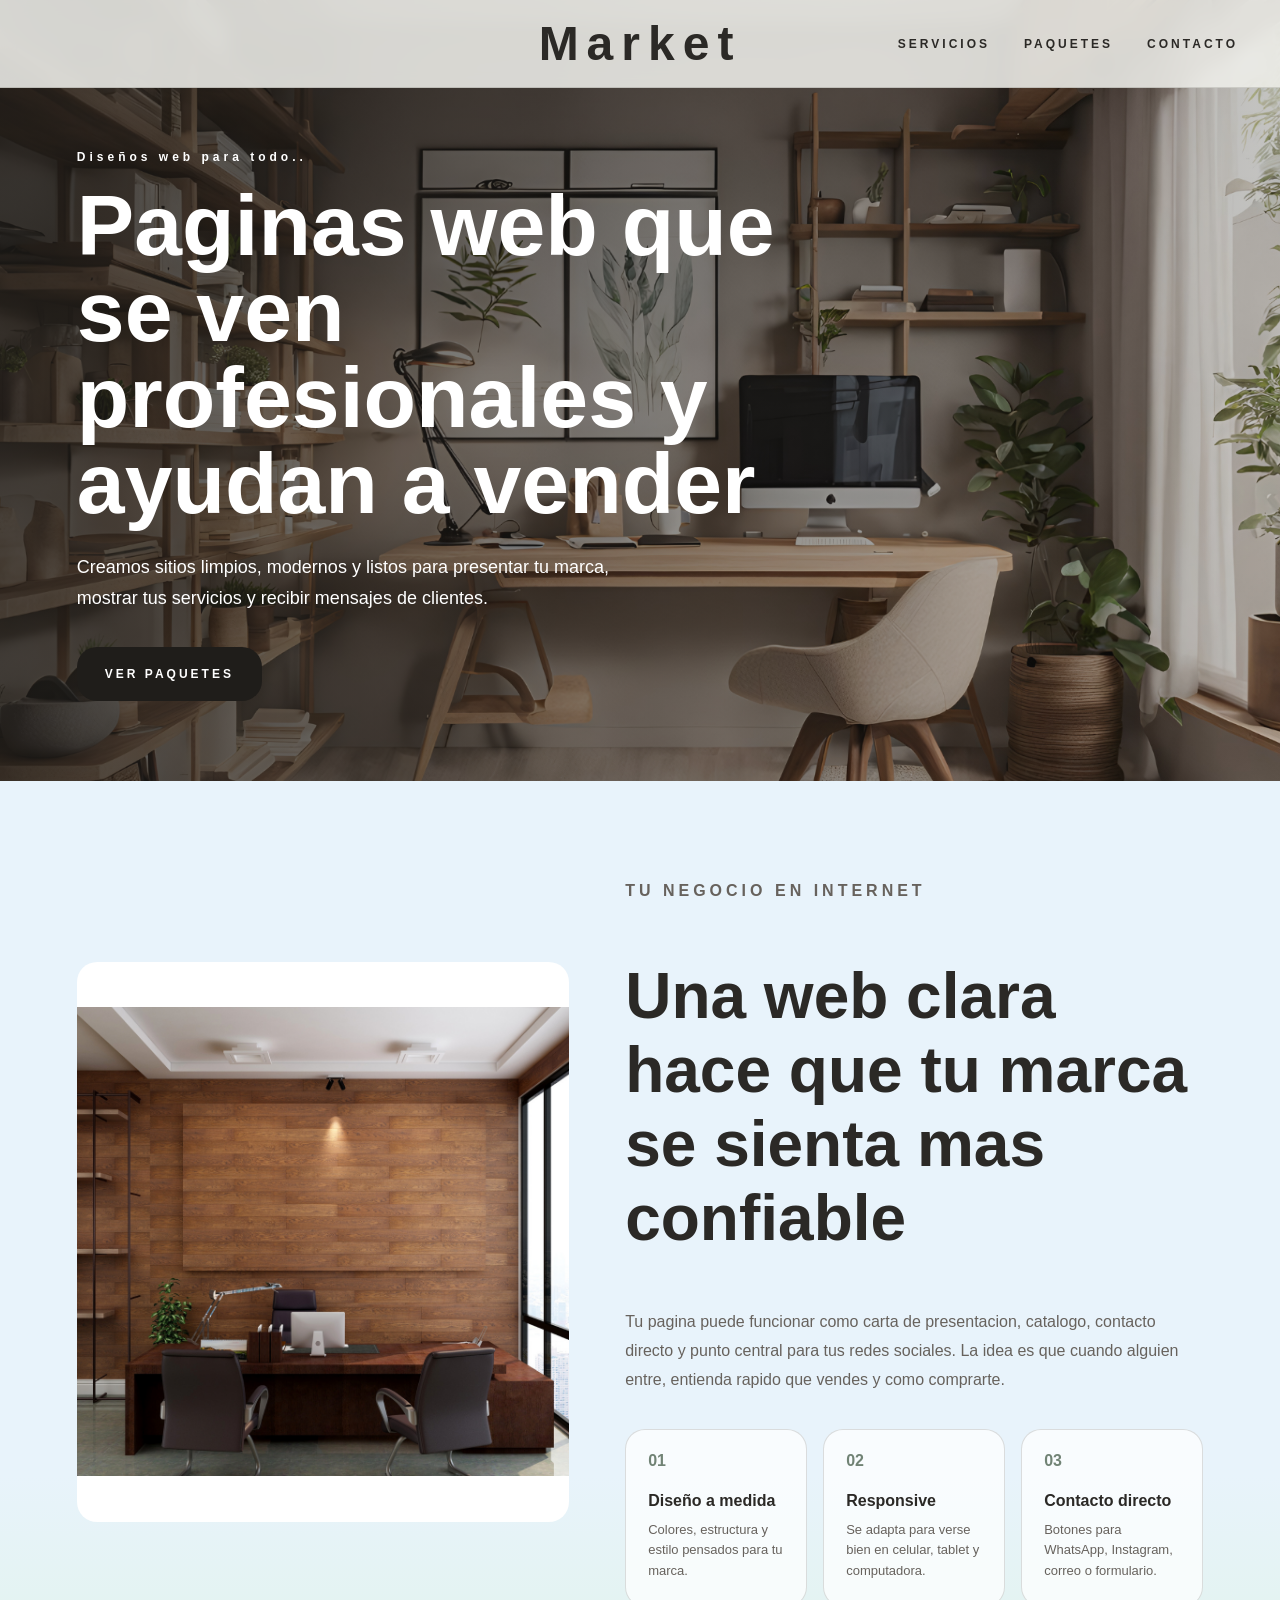
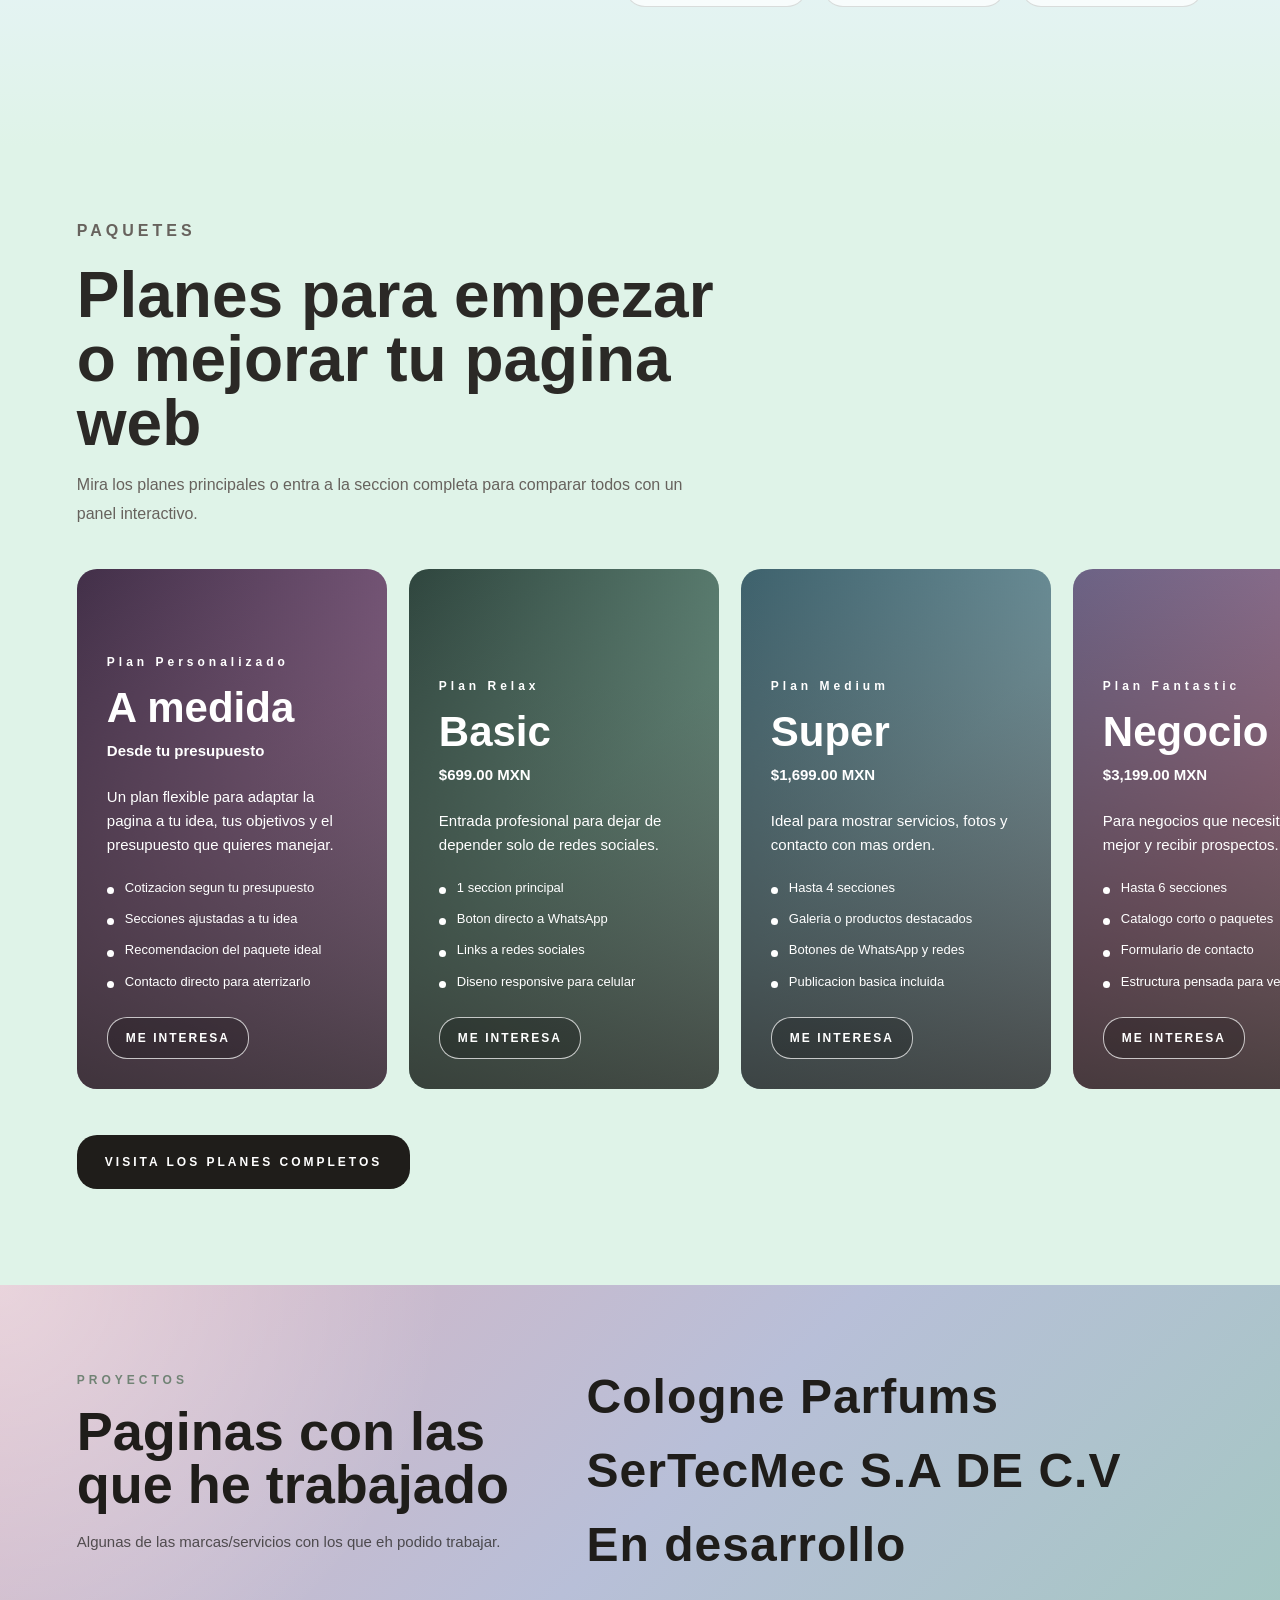
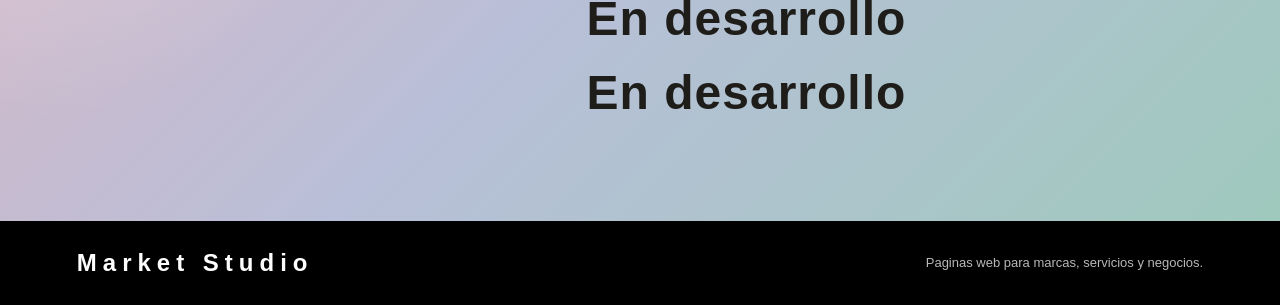
<file: index.html>
<!DOCTYPE html>
<html lang="es">
<head>
  <meta charset="UTF-8" />
  <meta name="viewport" content="width=device-width, initial-scale=1.0" />
  <meta http-equiv="refresh" content="0; url=data_html/index.html" />
  <title>Market Studio</title>
</head>
<body>
  <p>
    Redirigiendo a
    <a href="data_html/index.html">Market Studio</a>.
  </p>
</body>
</html>
</file>
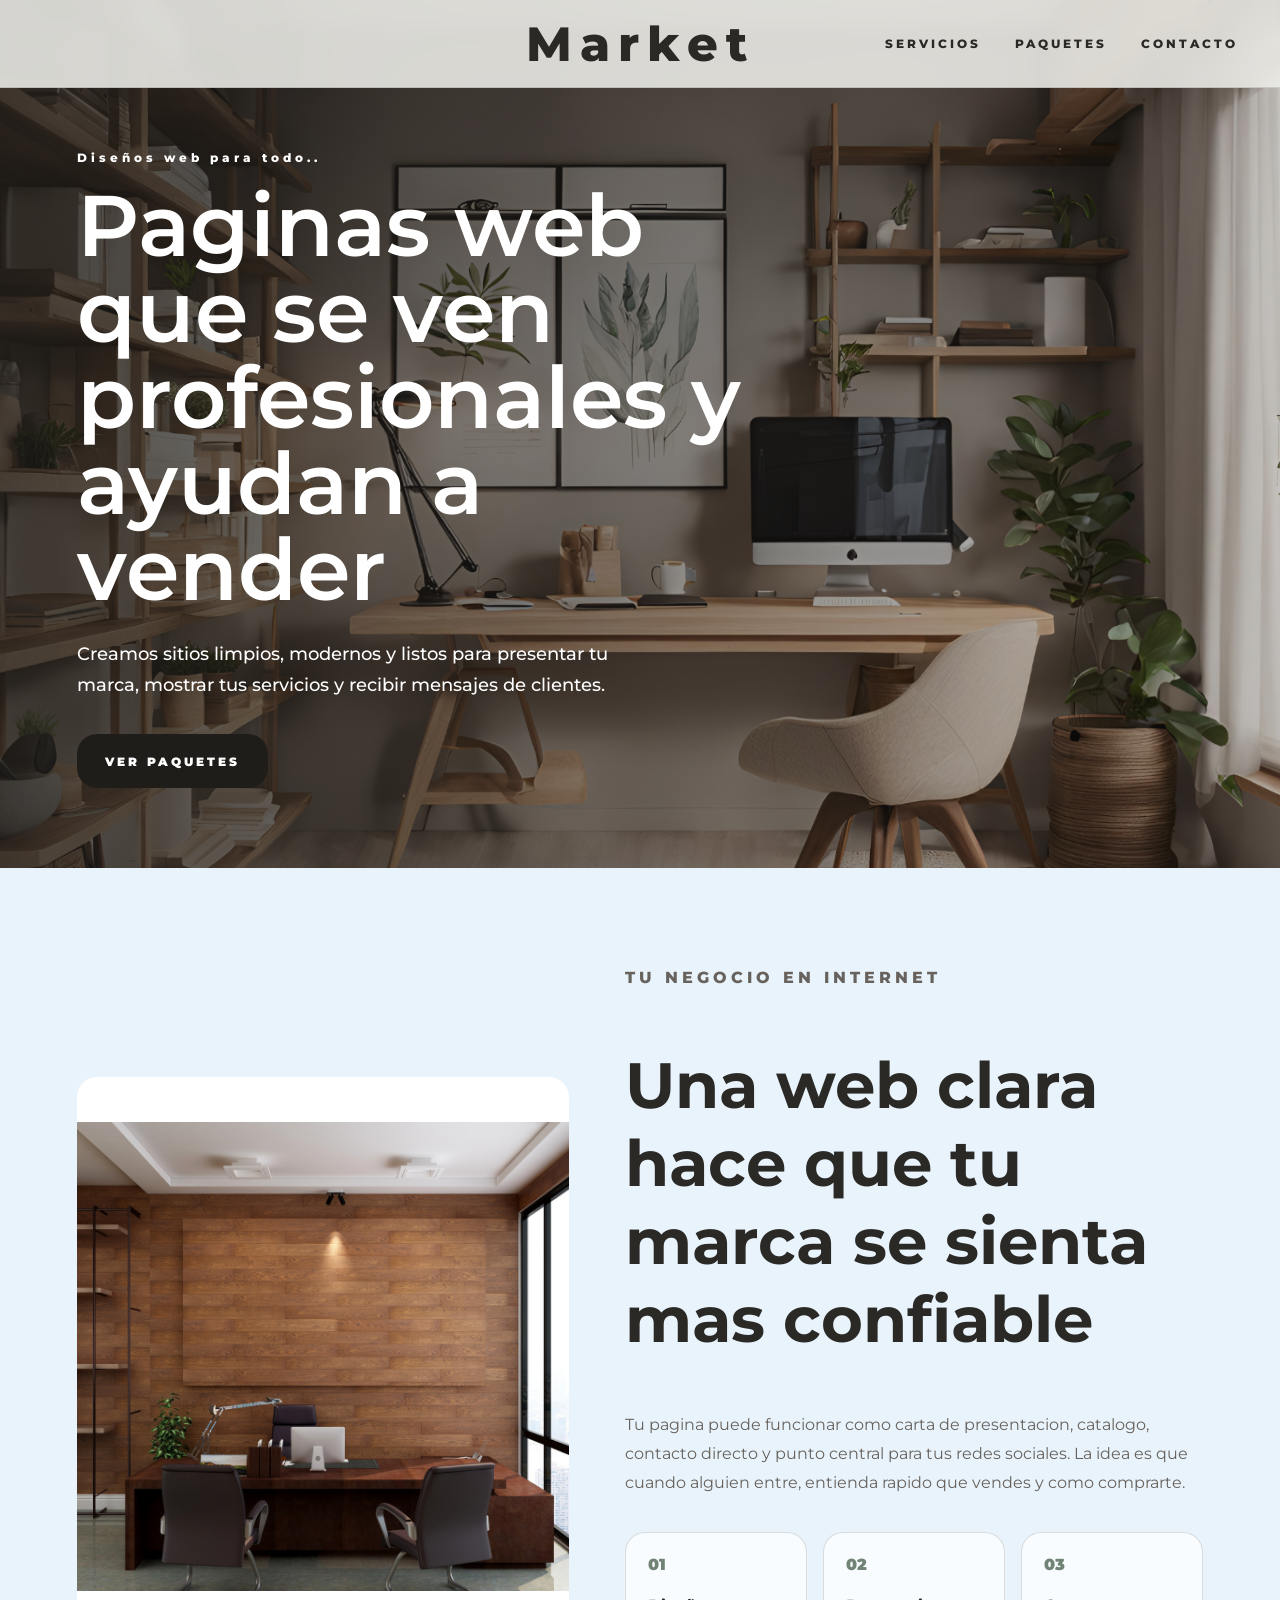
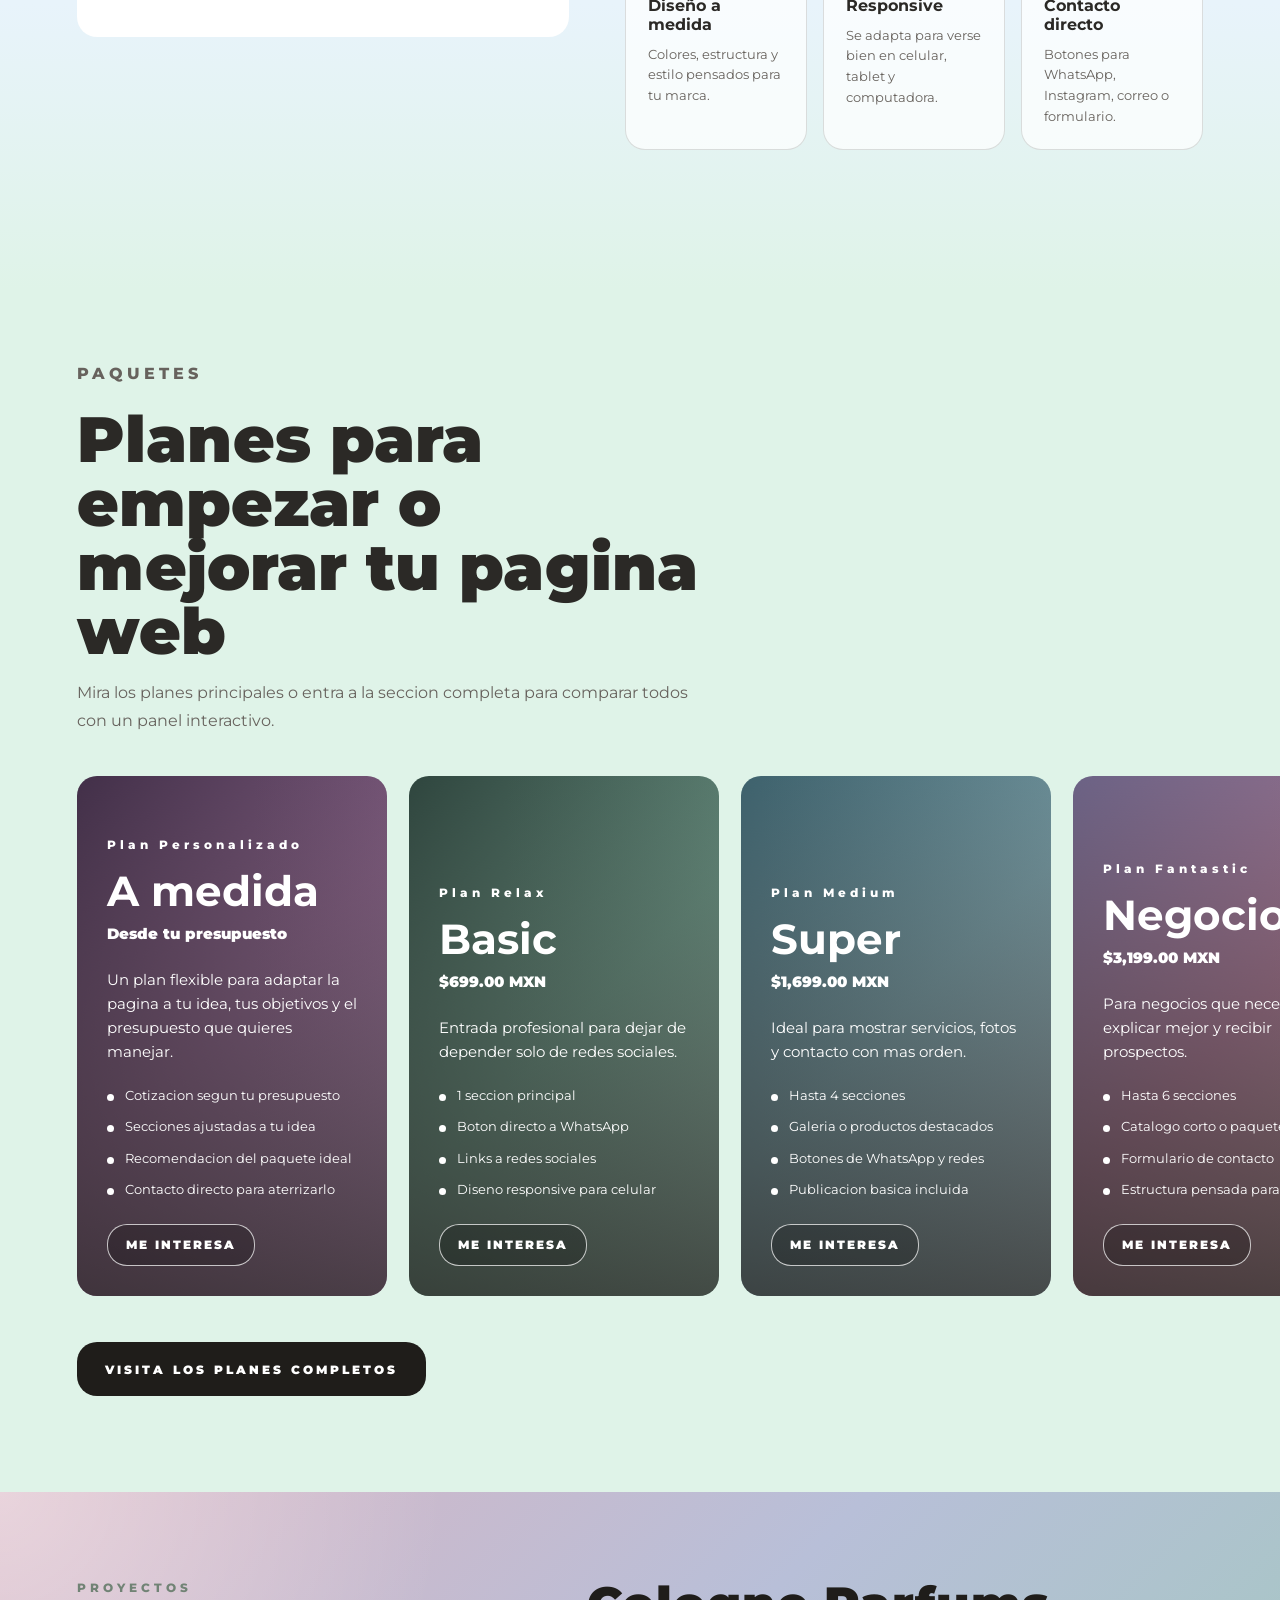
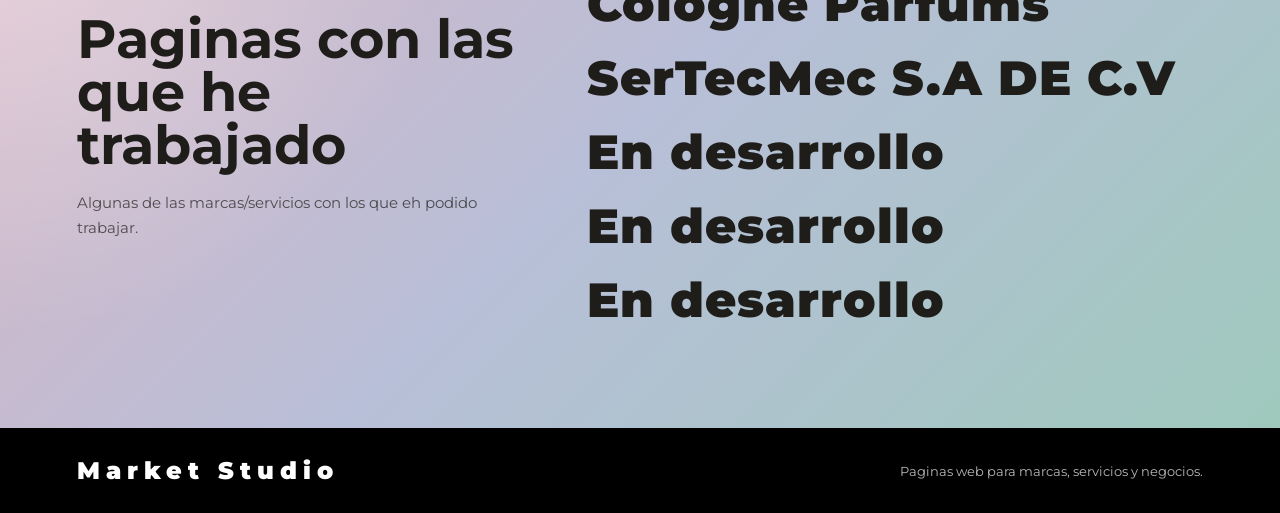
<file: data_html/index.html>
<!DOCTYPE html>
<html lang="es">
<head>
  <meta charset="UTF-8" />
  <meta name="viewport" content="width=device-width, initial-scale=1.0" />
  <title>Market studio</title>
<link rel="preconnect" href="https://fonts.googleapis.com">
<link rel="preconnect" href="https://fonts.gstatic.com" crossorigin>
<link href="https://fonts.googleapis.com/css2?family=Archivo+Black&family=Bentham&family=Cinzel:wght@400..900&family=Fascinate+Inline&family=Kablammo&family=Monoton&family=Montserrat:ital,wght@0,100..900;1,100..900&family=Nosifer&family=Quattrocento:wght@400;700&family=Vast+Shadow&display=swap" rel="stylesheet">
  <link rel="stylesheet" href="../data_css/styles.css" />
</head>
<body>
  <header class="site-header">
    <a class="brand" href="#inicio">Market</a>
    <nav class="nav-links" aria-label="Navegacion principal">
      <a href="#servicios">SERVICIOS</a>
      <a href="#paquetes">PAQUETES</a>
      <a href="../data_html/contacto.html">CONTACTO</a>
    </nav>
  </header>

  <main>
    <section class="hero-section" id="inicio">
      <div class="hero-overlay"></div>
      <div class="hero-content">
        <p class="eyebrow">Diseños web para todo..</p>
        <h1>Paginas web que se ven profesionales y ayudan a vender</h1>
        <p class="hero-text">
          Creamos sitios limpios, modernos y listos para presentar tu marca,
          mostrar tus servicios y recibir mensajes de clientes.
        </p>
        <a class="primary-button" href="../data_html/planes_completos.html">VER PAQUETES</a>
      </div>
    </section>

    <section class="intro-section" id="servicios">
      <div class="intro-image" role="img" aria-label="Vista previa de una pagina web profesional"></div>

      <div class="intro-info">
        <p class="section-kicker">TU NEGOCIO EN INTERNET</p>
        <h2>Una web clara hace que tu marca se sienta mas confiable</h2>
        <p>
          Tu pagina puede funcionar como carta de presentacion, catalogo,
          contacto directo y punto central para tus redes sociales. La idea es
          que cuando alguien entre, entienda rapido que vendes y como comprarte.
        </p>

        <div class="feature-grid">
          <article>
            <span>01</span>
            <h3>Diseño a medida</h3>
            <p>Colores, estructura y estilo pensados para tu marca.</p>
          </article>

          <article>
            <span>02</span>
            <h3>Responsive</h3>
            <p>Se adapta para verse bien en celular, tablet y computadora.</p>
          </article>

          <article>
            <span>03</span>
            <h3>Contacto directo</h3>
            <p>Botones para WhatsApp, Instagram, correo o formulario.</p>
          </article>
        </div>
      </div>
    </section>

    <section class="packages-section" id="paquetes">
      <div class="section-heading">
        <p class="section-kicker">PAQUETES</p>
        <h2>Planes para empezar o mejorar tu pagina web</h2>
        <p>
          Mira los planes principales o entra a la seccion completa para comparar
          todos con un panel interactivo.
        </p>
      </div>

      <div class="product-carousel" aria-label="Carrusel de paquetes web">
        <article class="product-card product-custom">
          <div class="product-content">
            <p class="product-tag">Plan Personalizado</p>
            <h3>A medida</h3>
            <p class="plan-price">Desde tu presupuesto</p>
            <p>Un plan flexible para adaptar la pagina a tu idea, tus objetivos y el presupuesto que quieres manejar.</p>
            <ul class="plan-list">
              <li>Cotizacion segun tu presupuesto</li>
              <li>Secciones ajustadas a tu idea</li>
              <li>Recomendacion del paquete ideal</li>
              <li>Contacto directo para aterrizarlo</li>
            </ul>
            <a class="interest-button" href="https://wa.me/526691552885?text=Hola%2C%20me%20interesa%20un%20plan%20personalizado%20segun%20mi%20idea%20y%20presupuesto" target="_blank" rel="noopener">
              ME INTERESA
            </a>
          </div>
        </article>

        <article class="product-card product-one">
          <div class="product-content">
            <p class="product-tag">Plan Relax</p>
            <h3>Basic</h3>
            <p class="plan-price">$699.00 MXN</p>
            <p>Entrada profesional para dejar de depender solo de redes sociales.</p>
            <ul class="plan-list">
              <li>1 seccion principal</li>
              <li>Boton directo a WhatsApp</li>
              <li>Links a redes sociales</li>
              <li>Diseno responsive para celular</li>
            </ul>
            <a class="interest-button" href="https://wa.me/526691552885?text=Hola%2C%20me%20intereso%20el%20paquete%3A%20Plan%20Relax" target="_blank" rel="noopener">
              ME INTERESA
            </a>
          </div>
        </article>

        <article class="product-card product-two">
          <div class="product-content">
            <p class="product-tag">Plan Medium</p>
            <h3>Super</h3>
            <p class="plan-price">$1,699.00 MXN</p>
            <p>Ideal para mostrar servicios, fotos y contacto con mas orden.</p>
            <ul class="plan-list">
              <li>Hasta 4 secciones</li>
              <li>Galeria o productos destacados</li>
              <li>Botones de WhatsApp y redes</li>
              <li>Publicacion basica incluida</li>
            </ul>
            <a class="interest-button" href="https://wa.me/526691552885?text=Hola%2C%20me%20intereso%20el%20paquete%3A%20Plan%20Medium" target="_blank" rel="noopener">
              ME INTERESA
            </a>
          </div>
        </article>

        <article class="product-card product-three">
          <div class="product-content">
            <p class="product-tag">Plan Fantastic</p>
            <h3>Negocio</h3>
            <p class="plan-price">$3,199.00 MXN</p>
            <p>Para negocios que necesitan explicar mejor y recibir prospectos.</p>
            <ul class="plan-list">
              <li>Hasta 6 secciones</li>
              <li>Catalogo corto o paquetes</li>
              <li>Formulario de contacto</li>
              <li>Estructura pensada para vender</li>
            </ul>
            <a class="interest-button" href="https://wa.me/526691552885?text=Hola%2C%20me%20intereso%20el%20paquete%3A%20Plan%20Fantastic" target="_blank" rel="noopener">
              ME INTERESA
            </a>
          </div>
        </article>

        <article class="product-card product-four">
          <div class="product-content">
            <p class="product-tag">Plan So Crazy</p>
            <h3>Pro</h3>
            <p class="plan-price">$4,999.00 MXN</p>
            <p>Una web pro con dominio, mas secciones y funciones para crecer.</p>
            <ul class="plan-list">
              <li>Dominio personalizado</li>
              <li>Hasta 8 secciones</li>
              <li>Animaciones suaves</li>
              <li>Formularios conectados a correo</li>
              <li>3 semanas de cambios incluidos</li>
            </ul>
            <a class="interest-button" href="https://wa.me/526691552885?text=Hola%2C%20me%20intereso%20el%20paquete%3A%20Plan%20So%20Crazy" target="_blank" rel="noopener">
              ME INTERESA
            </a>
          </div>
        </article>
      </div>

      <a class="all-plans-button" href="../data_html/planes_completos.html">VISITA LOS PLANES COMPLETOS</a>
    </section>

    <section class="worked-section" aria-labelledby="workedTitle">
      <div class="worked-heading">
        <p class="section-kicker">PROYECTOS</p>
        <h2 id="workedTitle">Paginas con las que he trabajado</h2>
        <p>
          Algunas de las marcas/servicios con los que eh podido trabajar.
        </p>
      </div>

      <div class="worked-links" aria-label="Paginas trabajadas">
        <a class="worked-link" href="https://sd7zhw74ry-del.github.io/cologne_parfums/index.html" target="_blank" rel="noopener">Cologne Parfums</a>
        <a class="worked-link" href="https://sertemec.mx">SerTecMec S.A DE C.V</a>
        <a class="worked-link" href="#" tarjet="blank" rel="noopener">En desarrollo</a>
        <a class="worked-link" href="#" target="_blank" rel="noopener">En desarrollo</a>
        <a class="worked-link" href="#" target="_blank" rel="noopener">En desarrollo</a>
      </div>
    </section>
  </main>

  <footer class="site-footer">
    <p>Market Studio</p>
    <span>Paginas web para marcas, servicios y negocios.</span>
  </footer>
</body>
</html>
</file>
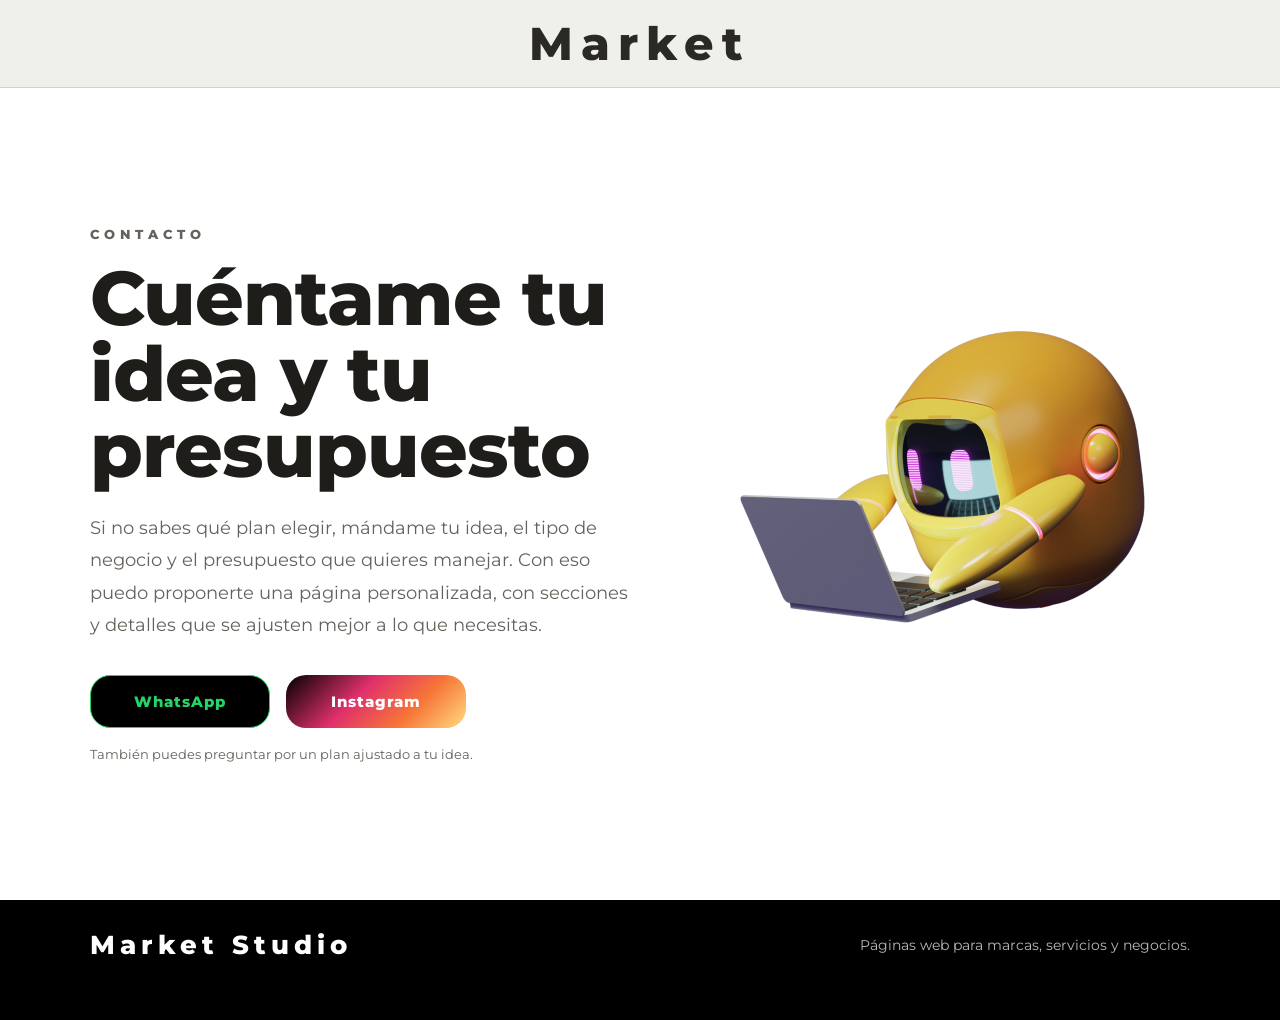
<file: data_html/contacto.html>
<!DOCTYPE html>
<html lang="es">
<head>
  <meta charset="UTF-8" />
  <meta name="viewport" content="width=device-width, initial-scale=1.0" />
  <title>Market Studio | Contacto</title>

  <link rel="preconnect" href="https://fonts.googleapis.com">
  <link rel="preconnect" href="https://fonts.gstatic.com" crossorigin>
  <link href="https://fonts.googleapis.com/css2?family=Montserrat:wght@400;500;600;700;800&display=swap" rel="stylesheet">

  <link rel="stylesheet" href="../data_css/contacto.css" />
</head>

<body>

  <header class="site-header">
    <a class="brand" href="../data_html/index.html">Market</a>
  </header>

  <main>
    <section class="contact-section" id="contacto">

      <div class="contact-copy">
        <p class="section-kicker">CONTACTO</p>

        <h1>Cuéntame tu idea y tu presupuesto</h1>

        <p class="contact-text">
          Si no sabes qué plan elegir, mándame tu idea, el tipo de negocio y el
          presupuesto que quieres manejar. Con eso puedo proponerte una página
          personalizada, con secciones y detalles que se ajusten mejor a lo que
          necesitas.
        </p>

        <div class="contact-buttons">
          <a 
            class="contact-button whatsapp" 
            href="https://wa.me/526691552885?text=Hola%2C%20me%20interesa%20una%20pagina%20web%20personalizada%20segun%20mi%20idea%20y%20presupuesto" 
            target="_blank" 
            rel="noopener">
            WhatsApp
          </a>

          <a 
            class="contact-button instagram" 
            href="https://www.instagram.com/market.dv/" 
            target="_blank" 
            rel="noopener">
            Instagram
          </a>
        </div>

        <p class="small-text">También puedes preguntar por un plan ajustado a tu idea.</p>
      </div>

      <div class="contact-image">
        <img src="../assets/contacto.png" alt="Contacto Market Studio">
      </div>

    </section>
  </main>

  <footer class="site-footer">
    <p>Market Studio</p>
    <span>Páginas web para marcas, servicios y negocios.</span>
  </footer>

</body>
</html>
</file>
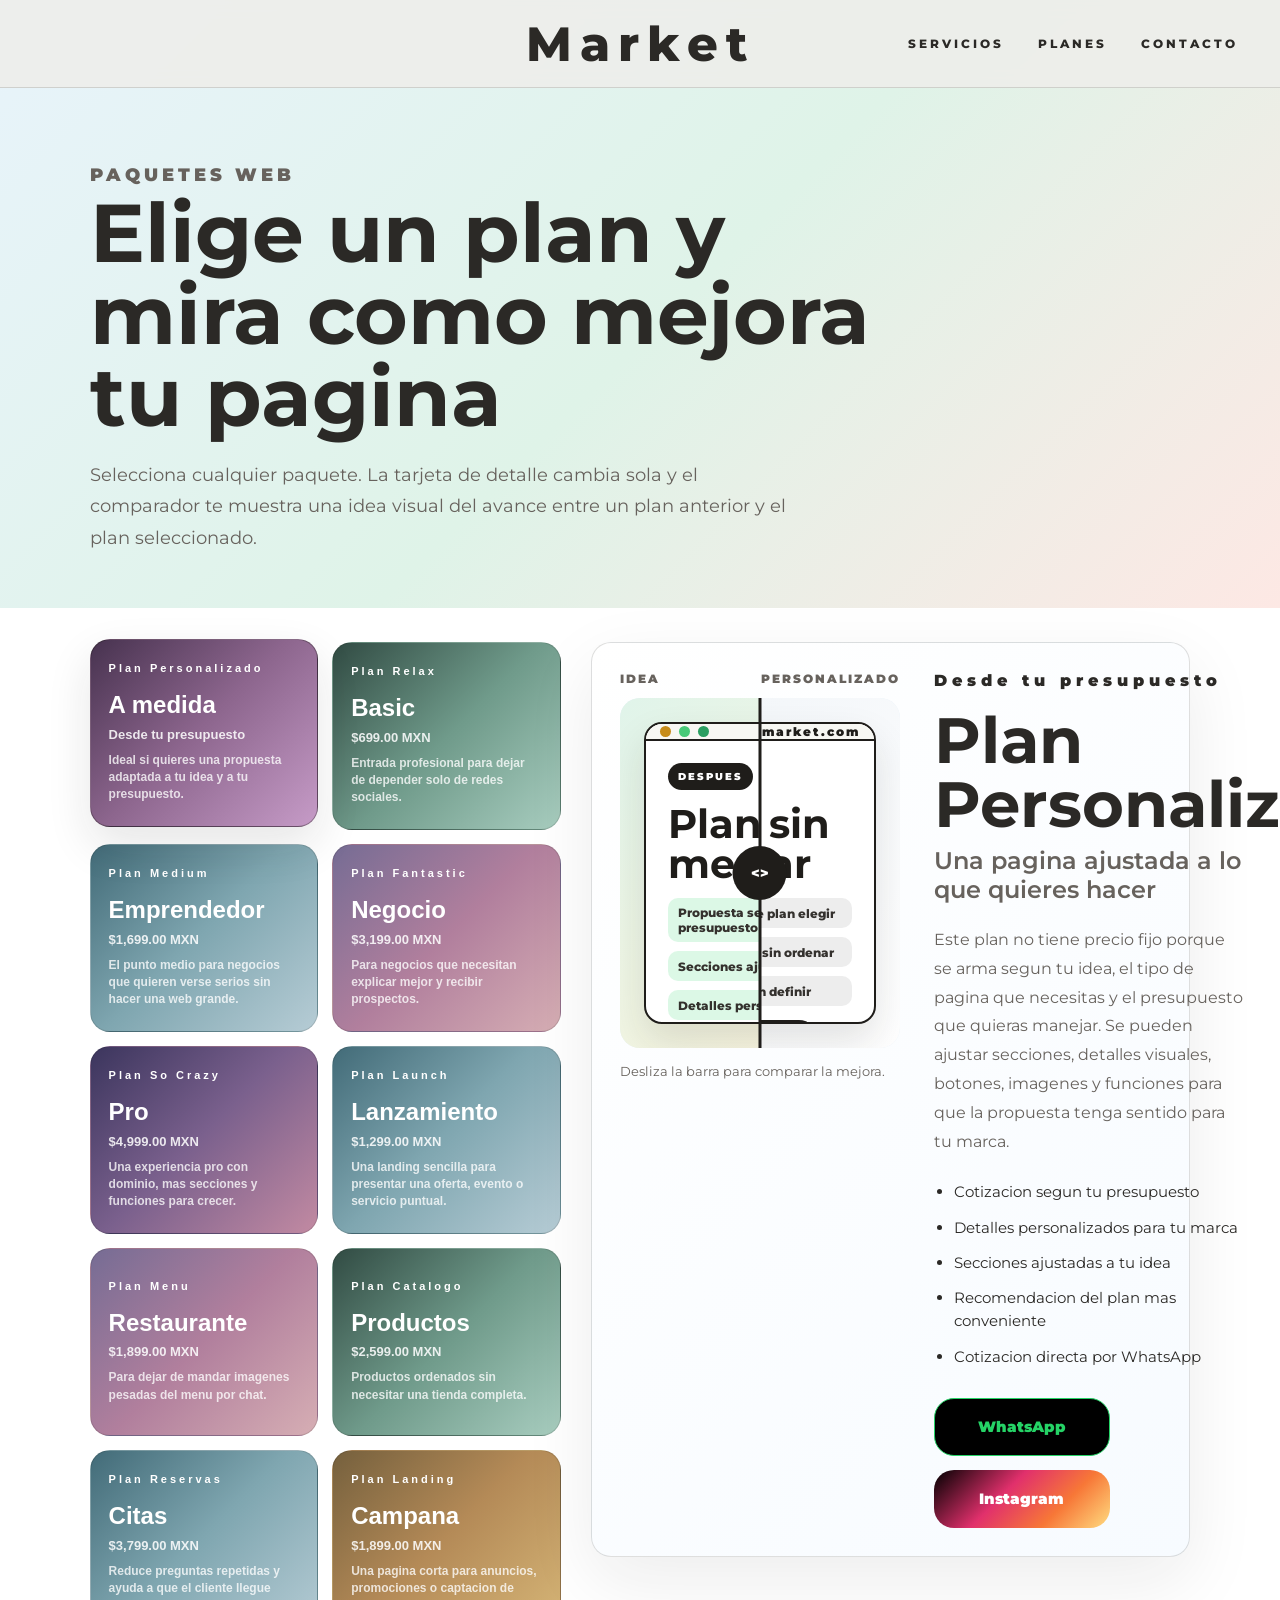
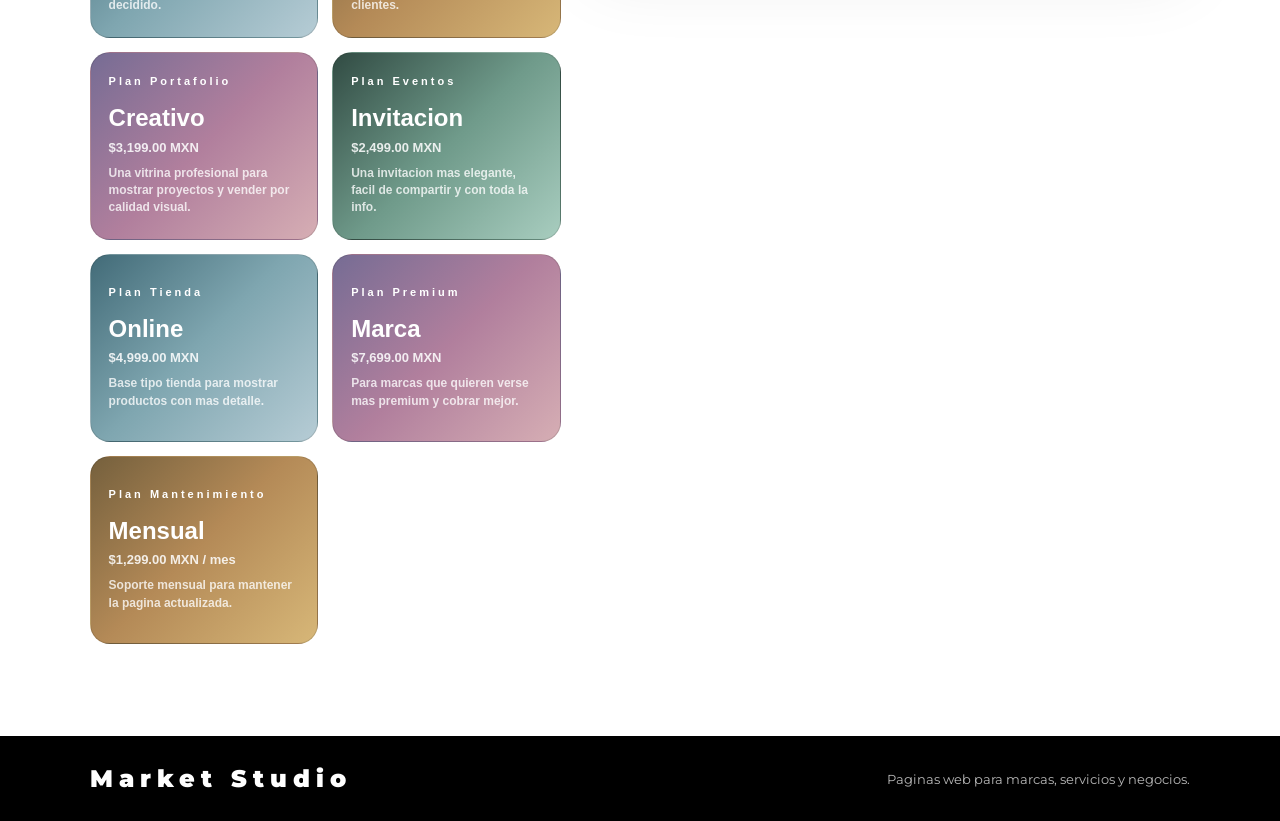
<file: data_html/planes_completos.html>
<!DOCTYPE html>
<html lang="es">
<head>
  <meta charset="UTF-8" />
  <meta name="viewport" content="width=device-width, initial-scale=1.0" />
  <title>Market Studio | Planes completos</title>
  <link rel="preconnect" href="https://fonts.googleapis.com">
  <link rel="preconnect" href="https://fonts.gstatic.com" crossorigin>
  <link href="https://fonts.googleapis.com/css2?family=Montserrat:wght@400;500;600;700;800;900&display=swap" rel="stylesheet">
  <link rel="stylesheet" href="../data_css/planes_completos.css" />
</head>

<body>
  <header class="site-header">
    <a class="brand" href="../data_html/index.html">Market</a>
    <nav class="nav-links" aria-label="Navegacion principal">
      <a href="../data_html/index.html#servicios">SERVICIOS</a>
      <a href="#planes">PLANES</a>
      <a href="../data_html/contacto.html">CONTACTO</a>
    </nav>
  </header>

  <main>
    <section class="plans-hero">
      <p class="section-kicker">PAQUETES WEB</p>
      <h1>Elige un plan y mira como mejora tu pagina</h1>
      <p>
        Selecciona cualquier paquete. La tarjeta de detalle cambia sola y el
        comparador te muestra una idea visual del avance entre un plan anterior
        y el plan seleccionado.
      </p>
    </section>

    <section class="plans-section" id="planes">
      <div class="plans-grid" id="plansGrid" aria-label="Lista de planes"></div>

      <article class="checkout-panel" aria-live="polite">
        <div class="compare-card" style="--position: 50%;">
          <div class="compare-top">
            <span id="beforeLabel">Antes</span>
            <span id="afterLabel">Despues</span>
          </div>

          <div class="compare-slider" id="compareSlider">
            <div class="compare-mock compare-before" id="beforeMock"></div>
            <div class="compare-after-wrap" id="afterWrap">
              <div class="compare-mock compare-after" id="afterMock"></div>
            </div>
            <div class="compare-line"></div>
            <input id="compareRange" type="range" min="0" max="100" value="50" aria-label="Comparar plan anterior y plan seleccionado">
          </div>

          <p class="compare-hint">Desliza la barra para comparar la mejora.</p>
        </div>

        <div class="detail-content">
          <p class="detail-price" id="detailPrice">$599 MXN</p>
          <h2 id="detailTitle">Plan Relax</h2>
          <h3 id="detailSubtitle">Una pagina sencilla para empezar</h3>
          <p class="detail-text" id="detailText"></p>
          <ul class="detail-list" id="detailList"></ul>

          <div class="detail-actions">
            <a class="detail-button whatsapp" id="whatsappLink" href="#" target="_blank" rel="noopener">WhatsApp</a>
            <a class="detail-button instagram" href="https://www.instagram.com/market.dv/" target="_blank" rel="noopener">Instagram</a>
          </div>
        </div>
      </article>
    </section>
  </main>

  <footer class="site-footer">
    <p>Market Studio</p>
    <span>Paginas web para marcas, servicios y negocios.</span>
  </footer>

  <script src="../data_js/planes_completos.js"></script>
</body>
</html>
</file>
<file: data_css/styles.css>
:root {
  --dark: #1f1d1a;
  --ink: #2b2926;
  --muted: #67625d;
  --paper: #ffffff;
  --cream: #f7f2ea;
  --green: #dff3e8;
  --blue: #e8f3fb;
  --red: #fde8e4;
  --line: rgba(31, 29, 26, 0.14);
  --white: #ffffff;
}

* {
  box-sizing: border-box;
}

html {
  scroll-behavior: smooth;
}

body {
  margin: 0;
  color: var(--ink);
  background: var(--paper);
  font-family: "Montserrat", sans-serif;
}

a {
  color: inherit;
  text-decoration: none;
}

.site-header {
  position: fixed;
  top: 0;
  left: 0;
  z-index: 1000;
  width: 100%;
  height: 88px;
  display: flex;
  align-items: center;
  justify-content: flex-end;
  padding: 0 42px;
  background: rgba(238, 238, 234, 0.88);
  border-bottom: 1px solid var(--line);
  backdrop-filter: blur(8px);
}

.brand {
  position: absolute;
  left: 50%;
  transform: translateX(-50%);
  font-size: 48px;
  font-weight: 800;
  letter-spacing: 8px;
}

.nav-links {
  display: flex;
  align-items: center;
  gap: 34px;
  font-size: 12px;
  font-weight: 800;
  letter-spacing: 3px;
}

.nav-links a {
  position: relative;
  padding: 10px 0;
}

.nav-links a::after {
  content: "";
  position: absolute;
  left: 0;
  bottom: 4px;
  width: 0;
  height: 1px;
  background: var(--dark);
  transition: width 0.25s ease;
}

.nav-links a:hover::after {
  width: 100%;
}

.hero-section {
  min-height: 760px;
  display: grid;
  align-items: center;
  padding: 150px 6vw 80px;
  background:
    linear-gradient(90deg, rgba(31, 29, 26, 0.78), rgba(31, 29, 26, 0.25)),
    url("../assets/image-inicio.png");
  background-color: var(--cream);
  background-size: cover;
  background-repeat: no-repeat;
  background-position: center center;
}

.hero-content {
  max-width: 720px;
  color: var(--white);
}

.eyebrow,
.section-kicker,
.product-tag {
  margin: 0 0 18px;
  font-size: 12px;
  font-weight: 800;
  letter-spacing: 4px;
}

h1 {
  margin: 0;
  font-weight: 600;
  line-height: 1;
  font-size: 10px;
}
.hero-content
.intro-info h2,
.section-heading h2 {
  margin: 0;
  font-weight: 900;
  line-height: 1;
}

.hero-content h1 {
  max-width: 720px;
  font-size: clamp(46px, 7vw, 86px);
}

.hero-text {
  max-width: 580px;
  margin: 26px 0 34px;
  font-size: 18px;
  font-weight: 500;
  line-height: 1.7;
}

.hero-actions {
  display: flex;
  flex-wrap: wrap;
  gap: 14px;
}

.primary-button,
.secondary-button,
.all-plans-button {
  display: inline-flex;
  min-height: 54px;
  align-items: center;
  justify-content: center;
  padding: 0 28px;
  border-radius: 20px;
  font-size: 12px;
  font-weight: 900;
  letter-spacing: 3px;
  transition: transform 0.25s ease, opacity 0.25s ease;
}

.primary-button,
.all-plans-button {
  background: var(--dark);
  color: var(--white);
}

.secondary-button {
  border: 1px solid currentColor;
  color: var(--white);
}

.primary-button:hover,
.secondary-button:hover,
.all-plans-button:hover {
  transform: translateY(-2px);
  opacity: 0.9;
}

.intro-section {
  display: grid;
  grid-template-columns: minmax(280px, 0.92fr) minmax(320px, 1.08fr);
  gap: 56px;
  align-items: center;
  padding: 96px 6vw 140px;
  background: linear-gradient(
    to bottom,
    var(--blue) 0%,
    var(--blue) 72%,
    var(--green) 100%
  );
}

.intro-image {
  min-height: 560px;
  border-radius: 20px;
  background: url("../assets/plan1.png") center / contain no-repeat, var(--white);
}

.intro-info {
  max-width: 680px;
}

.section-kicker {
  color: #718375;
}

.intro-info h2,
.section-heading h2 {
  font-size: clamp(42px, 6vw, 64px);
}

.intro-info > p,
.section-heading p {
  color: var(--muted);
  font-size: 16px;
  line-height: 1.8;
}

.feature-grid {
  display: grid;
  grid-template-columns: repeat(3, 1fr);
  gap: 16px;
  margin-top: 34px;
}

.feature-grid article {
  min-height: 178px;
  padding: 22px;
  border: 1px solid var(--line);
  border-radius: 20px;
  background: rgba(255, 255, 255, 0.72);
}

.feature-grid span {
  display: block;
  margin-bottom: 22px;
  color: #718375;
  font-weight: 900;
}

.feature-grid h3 {
  margin: 0 0 10px;
  font-size: 16px;
}

.feature-grid p {
  margin: 0;
  color: var(--muted);
  font-size: 13px;
  line-height: 1.6;
}

.packages-section {
  padding: 70px 0 96px 6vw;
  background: var(--green);
}

.section-heading {
  max-width: 720px;
  padding-right: 6vw;
  margin-bottom: 36px;
}

.product-carousel {
  display: grid;
  grid-auto-flow: column;
  grid-auto-columns: minmax(310px, 420px);
  gap: 22px;
  overflow-x: auto;
  overscroll-behavior-x: contain;
  scroll-snap-type: x mandatory;
  padding: 4px 6vw 20px 0;
}

.product-carousel::-webkit-scrollbar {
  height: 10px;
}

.product-carousel::-webkit-scrollbar-track {
  background: rgba(31, 29, 26, 0.12);
  border-radius: 999px;
}

.product-carousel::-webkit-scrollbar-thumb {
  background: rgba(31, 29, 26, 0.42);
  border-radius: 999px;
}

.product-card {
  position: relative;
  min-height: 520px;
  display: flex;
  align-items: flex-end;
  overflow: hidden;
  border-radius: 20px;
  scroll-snap-align: start;
  background-color: #c7bba9;
  background-size: cover;
  background-position: center;
}

.product-card::before {
  content: "";
  position: absolute;
  inset: 0;
  background: linear-gradient(rgba(31, 29, 26, 0.12), rgba(31, 29, 26, 0.74));
}

.product-custom {
  background-image: linear-gradient(135deg, #47324f 0%, #8d668e 48%, #c69bc7 100%);
}

.product-one {
  background-image: linear-gradient(135deg, #314b43 0%, #6f9a8a 50%, #a8cdbf 100%);
}

.product-two {
  background-image: linear-gradient(135deg, #426b78 0%, #7fa6b0 48%, #b6ccd5 100%);
}

.product-three {
  background-image: linear-gradient(135deg, #766c94 0%, #b17f9d 50%, #d6aeb4 100%);
}

.product-four {
  background-image: linear-gradient(135deg, #3b355d 0%, #7a608d 48%, #c28aa2 100%);
}

.product-content {
  position: relative;
  z-index: 1;
  width: 100%;
  padding: 30px;
  color: var(--white);
}

.product-content h3 {
  margin: 0 0 10px;
  font-size: 42px;
  line-height: 1;
}

.plan-price {
  margin: 0 0 16px;
  font-size: 28px;
  font-weight: 900;
  line-height: 1;
}

.product-content p:not(.product-tag) {
  margin: 0 0 22px;
  font-size: 15px;
  line-height: 1.6;
}

.plan-list {
  display: grid;
  gap: 9px;
  min-height: 116px;
  margin: 0 0 22px;
  padding: 0;
  list-style: none;
}

.plan-list li {
  position: relative;
  padding-left: 18px;
  font-size: 13px;
  line-height: 1.45;
}

.plan-list li::before {
  content: "";
  position: absolute;
  top: 0.62em;
  left: 0;
  width: 7px;
  height: 7px;
  border-radius: 50%;
  background: currentColor;
}

.interest-button {
  display: inline-flex;
  min-height: 42px;
  align-items: center;
  padding: 0 18px;
  border: 1px solid rgba(255, 255, 255, 0.72);
  border-radius: 20px;
  background: rgba(0, 0, 0, 0.22);
  font-size: 12px;
  font-weight: 900;
  letter-spacing: 2px;
  line-height: 1.35;
  transition: transform 0.2s ease, background 0.2s ease;
}

.interest-button:hover {
  transform: translateY(-2px);
  background: #000000;
}

.all-plans-button {
  width: fit-content;
  margin: 26px auto 0;
}

.worked-section {
  display: grid;
  grid-template-columns: minmax(260px, 0.85fr) minmax(320px, 1.15fr);
  gap: 54px;
  padding: 88px 6vw 96px;
  background:
    radial-gradient(circle at top left, rgba(255, 255, 255, 0.42), transparent 32%),
    linear-gradient(135deg, #d9b5c3 0%, #b8bfd8 48%, #9fc9bd 100%);
}

.worked-heading {
  max-width: 520px;
}

.worked-heading h2 {
  margin: 0 0 18px;
  color: var(--dark);
  font-size: clamp(26px, 5vw, 54px);
  line-height: 0.98;
}

.worked-heading p:not(.section-kicker) {
  margin: 0;
  color: rgba(31, 29, 26, 0.72);
  font-size: 15px;
  line-height: 1.7;
}

.worked-links {
  display: grid;
  align-content: center;
  gap: 18px;
}

.worked-link {
  position: relative;
  width: fit-content;
  padding-bottom: 8px;
  color: var(--dark);
  font-size: clamp(26px, 4vw, 48px);
  font-weight: 900;
  letter-spacing: 1px;
  line-height: 1;
}

.worked-link::after {
  content: "";
  position: absolute;
  left: 0;
  bottom: 0;
  width: 100%;
  height: 3px;
  background: currentColor;
  transform: scaleX(0);
  transform-origin: left;
  transition: transform 2s ease;
}

.worked-link:hover::after {
  transform: scaleX(1);
}

.site-footer {
  display: flex;
  align-items: center;
  justify-content: space-between;
  gap: 20px;
  padding: 28px 6vw;
  color: var(--white);
  background: #000000;
}

.site-footer p {
  margin: 0;
  font-size: 24px;
  font-weight: 900;
  letter-spacing: 6px;
}

.site-footer span {
  color: rgba(255, 255, 255, 0.72);
  font-size: 13px;
}

@media (max-width: 980px) {
  .site-header {
    height: auto;
    min-height: 92px;
    flex-direction: column;
    justify-content: center;
    gap: 10px;
    padding: 16px 22px;
  }

  .brand {
    position: static;
    transform: none;
    font-size: 32px;
    letter-spacing: 5px;
  }

  .nav-links {
    flex-wrap: wrap;
    justify-content: center;
    gap: 12px 22px;
    font-size: 11px;
    letter-spacing: 2px;
  }

  .hero-section {
    min-height: 700px;
    padding-top: 170px;
    background-position: center bottom;
  }

  .intro-section {
    grid-template-columns: 1fr;
  }

  .intro-image {
    min-height: 420px;
  }

  .feature-grid {
    grid-template-columns: 1fr;
  }

  .worked-section {
    grid-template-columns: 1fr;
    gap: 36px;
  }
}

@media (max-width: 640px) {
  .hero-section,
  .intro-section {
    padding-left: 22px;
    padding-right: 22px;
  }

  .packages-section {
    padding-left: 22px;
  }

  .worked-section {
    padding: 70px 22px;
  }

  .hero-actions {
    flex-direction: column;
  }

  .primary-button,
  .secondary-button {
    width: 100%;
  }

  .product-carousel {
    grid-auto-columns: minmax(268px, 86vw);
  }

  .product-card {
    min-height: 450px;
  }

  .site-footer {
    flex-direction: column;
    align-items: flex-start;
  }
}
</file>
<file: data_css/contacto.css>
:root {
  --dark: #1f1d1a;
  --ink: #2b2926;
  --gray-header: #eeeeea;
  --white: #ffffff;
  --muted: #66615c;
  --line: rgba(31, 29, 26, 0.14);
}

* {
  box-sizing: border-box;
  margin: 0;
  padding: 0;
}

html {
  scroll-behavior: smooth;
}

body {
  font-family: "Montserrat", sans-serif;
  color: var(--ink);
  background: var(--white);
}

a {
  color: inherit;
  text-decoration: none;
}

.site-header {
  position: fixed;
  top: 0;
  left: 0;
  z-index: 1000;
  width: 100%;
  height: 88px;
  display: flex;
  align-items: center;
  justify-content: center;
  background: rgba(238, 238, 234, 0.9);
  border-bottom: 1px solid var(--line);
  backdrop-filter: blur(8px);
}

.brand {
  font-size: 46px;
  font-weight: 800;
  letter-spacing: 8px;
}

main {
  padding-top: 88px;
}

.contact-section {
  min-height: calc(100vh - 88px);
  display: grid;
  grid-template-columns: 1fr 0.9fr;
  align-items: center;
  gap: 60px;
  padding: 70px 7vw;
  background: var(--white);
}

.contact-copy {
  max-width: 680px;
}

.section-kicker {
  margin-bottom: 18px;
  font-size: 13px;
  font-weight: 800;
  letter-spacing: 5px;
  color: var(--muted);
}

.contact-copy h1 {
  margin-bottom: 24px;
  font-size: clamp(42px, 6vw, 76px);
  line-height: 1;
  font-weight: 800;
  letter-spacing: -1px;
  color: var(--dark);
}

.contact-text {
  max-width: 620px;
  margin-bottom: 34px;
  font-size: 18px;
  line-height: 1.8;
  color: var(--muted);
}

.contact-buttons {
  display: flex;
  gap: 16px;
  flex-wrap: wrap;
  margin-bottom: 18px;
}

.contact-button {
  min-width: 180px;
  display: inline-flex;
  align-items: center;
  justify-content: center;
  padding: 16px 28px;
  border-radius: 20px;
  font-size: 15px;
  font-weight: 800;
  letter-spacing: 1px;
  transition: transform 0.2s ease, opacity 0.2s ease;
}

.contact-button:hover {
  transform: translateY(-2px);
  opacity: 0.9;
}

.whatsapp {
  background: #000000;
  color: #25d366;
  border: 1px solid #25d366;
}

.instagram {
  background: linear-gradient(135deg, #000000 0%, #e1306c 40%, #f77737 70%, #ffdc80 100%);
  color: #ffffff;
}

.small-text {
  font-size: 13px;
  color: var(--muted);
}

.contact-image {
  width: 100%;
}

.contact-image img {
  width: 100%;
  height: 520px;
  object-fit: cover;
  display: block;
  border-radius: 20px;
}

.site-footer {
  min-height: 120px;
  display: flex;
  align-items: center;
  justify-content: space-between;
  gap: 24px;
  padding: 10px 7vw 40px;
  background: #000000;
  color: var(--white);
}

.site-footer p {
  font-size: 26px;
  font-weight: 800;
  letter-spacing: 5px;
}

.site-footer span {
  max-width: 420px;
  font-size: 14px;
  line-height: 1.6;
  color: rgba(255, 255, 255, 0.72);
}

@media (max-width: 900px) {
  .site-header {
    height: 76px;
  }

  .brand {
    font-size: 34px;
    letter-spacing: 6px;
  }

  main {
    padding-top: 76px;
  }

  .contact-section {
    min-height: auto;
    grid-template-columns: 1fr;
    gap: 36px;
    padding: 55px 24px;
  }

  .contact-image {
    order: -1;
  }

  .contact-image img {
    height: 340px;
  }

  .contact-copy h1 {
    font-size: 44px;
  }

  .contact-text {
    font-size: 16px;
  }

  .contact-buttons {
    flex-direction: column;
  }

  .contact-button {
    width: 100%;
  }

  .site-footer {
    flex-direction: column;
    align-items: flex-start;
    padding: 18px 24px 40px;
  }
}

@media (max-width: 480px) {
  .brand {
    font-size: 28px;
    letter-spacing: 5px;
  }

  .contact-copy h1 {
    font-size: 38px;
  }

  .contact-image img {
    height: 280px;
  }

  .site-footer p {
    font-size: 22px;
  }
}
</file>
<file: data_css/planes_completos.css>
:root {
  --dark: #1f1d1a;
  --ink: #2b2926;
  --muted: #67625d;
  --paper: #ffffff;
  --green: #dff3e8;
  --blue: #e8f3fb;
  --red: #fde8e4;
  --yellow: #fff1c7;
  --line: rgba(31, 29, 26, 0.14);
  --white: #ffffff;
}

* {
  box-sizing: border-box;
}

html {
  scroll-behavior: smooth;
}

body {
  margin: 0;
  color: var(--ink);
  background: var(--paper);
  font-family: "Montserrat", sans-serif;
}

a {
  color: inherit;
  text-decoration: none;
}

.site-header {
  position: fixed;
  top: 0;
  left: 0;
  z-index: 1000;
  width: 100%;
  height: 88px;
  display: flex;
  align-items: center;
  justify-content: flex-end;
  padding: 0 42px;
  background: rgba(238, 238, 234, 0.9);
  border-bottom: 1px solid var(--line);
  backdrop-filter: blur(8px);
}

.brand {
  position: absolute;
  left: 50%;
  transform: translateX(-50%);
  font-size: 48px;
  font-weight: 800;
  letter-spacing: 8px;
}

.nav-links {
  display: flex;
  align-items: center;
  gap: 34px;
  font-size: 12px;
  font-weight: 800;
  letter-spacing: 3px;
}

.plans-hero {
  padding: 160px 7vw 54px;
  background: linear-gradient(135deg, var(--blue), var(--green) 52%, var(--red));
}

.section-kicker {
  margin: 0 0 18px;
  color: #718375;
  font-size: 12px;
  font-weight: 900;
  letter-spacing: 4px;
}

.plans-hero h1 {
  max-width: 850px;
  margin: 0 0 22px;
  font-size: clamp(44px, 7vw, 82px);
  line-height: 1;
}

.plans-hero p {
  max-width: 720px;
  margin: 0;
  color: var(--muted);
  font-size: 18px;
  line-height: 1.75;
}

.plans-section {
  display: grid;
  grid-template-columns: minmax(280px, 0.88fr) minmax(520px, 1.12fr);
  gap: 30px;
  align-items: start;
  padding: 34px 7vw 92px;
  background: var(--paper);
}

.plans-grid {
  display: grid;
  grid-template-columns: repeat(2, minmax(0, 1fr));
  gap: 14px;
}

.plan-card {
  min-height: 188px;
  padding: 18px;
  border: 1px solid var(--line);
  border-radius: 20px;
  background: var(--card-bg, var(--green));
  color: var(--white);
  text-align: left;
  cursor: pointer;
  transition: transform 0.2s ease, border-color 0.2s ease, box-shadow 0.2s ease;
}

.plan-card:hover,
.plan-card.is-active {
  transform: translateY(-3px);
  border-color: rgba(31, 29, 26, 0.34);
  box-shadow: 0 18px 45px rgba(31, 29, 26, 0.11);
}

.plan-card span {
  display: block;
  margin-bottom: 18px;
  font-size: 11px;
  font-weight: 900;
  letter-spacing: 3px;
}

.plan-card h2 {
  margin: 0 0 8px;
  font-size: 24px;
  line-height: 1.1;
}

.plan-card p {
  margin: 0;
  color: rgba(255, 255, 255, 0.86);
  font-size: 13px;
  font-weight: 700;
}

.plan-card .card-summary {
  margin-top: 10px;
  color: rgba(255, 255, 255, 0.78);
  font-size: 12px;
  font-weight: 600;
  line-height: 1.45;
}

.checkout-panel {
  position: sticky;
  top: 112px;
  display: grid;
  grid-template-columns: minmax(280px, 0.95fr) minmax(310px, 1.05fr);
  gap: 34px;
  padding: 28px;
  border: 1px solid var(--line);
  border-radius: 20px;
  background: linear-gradient(135deg, #ffffff, #f7fbff);
  box-shadow: 0 24px 70px rgba(31, 29, 26, 0.08);
}

.compare-card {
  min-width: 0;
}

.compare-top {
  display: flex;
  justify-content: space-between;
  margin-bottom: 12px;
  color: var(--muted);
  font-size: 12px;
  font-weight: 900;
  letter-spacing: 2px;
  text-transform: uppercase;
}

.compare-slider {
  position: relative;
  aspect-ratio: 4 / 5;
  overflow: hidden;
  border-radius: 20px;
  background: var(--blue);
  isolation: isolate;
}

.compare-mock {
  position: absolute;
  inset: 0;
  display: flex;
  flex-direction: column;
  gap: 16px;
  padding: 24px;
  background: var(--blue);
}

.compare-before {
  background: linear-gradient(135deg, #f0f4f8, #ffffff);
  filter: saturate(0.88);
}

.compare-after-wrap {
  position: absolute;
  inset: 0;
  width: 100%;
  overflow: hidden;
  clip-path: inset(0 calc(100% - var(--position)) 0 0);
  z-index: 2;
}

.compare-after {
  background: linear-gradient(135deg, #e0f4ea, #fff6dd);
}

.mock-window {
  flex: 1;
  display: flex;
  flex-direction: column;
  overflow: hidden;
  border: 2px solid #1f1d1a;
  border-radius: 18px;
  background: #ffffff;
  box-shadow: 0 18px 38px rgba(31, 29, 26, 0.12);
}

.mock-bar {
  height: 42px;
  display: flex;
  align-items: center;
  gap: 8px;
  padding: 0 14px;
  border-bottom: 2px solid #1f1d1a;
  background: #f7f7f3;
}

.mock-dot {
  width: 11px;
  height: 11px;
  border-radius: 50%;
  background: #c78c1a;
}

.mock-dot:nth-child(2) {
  background: #48ca78;
}

.mock-dot:nth-child(3) {
  background: #2b9f61;
}

.mock-url {
  margin-left: auto;
  color: #1f1d1a;
  font-size: 12px;
  font-weight: 900;
  letter-spacing: 2px;
}

.mock-body {
  flex: 1;
  display: grid;
  align-content: center;
  gap: 14px;
  padding: 22px;
}

.mock-kicker {
  width: fit-content;
  padding: 7px 10px;
  border-radius: 999px;
  background: #1f1d1a;
  color: #ffffff;
  font-size: 10px;
  font-weight: 900;
  letter-spacing: 2px;
  text-transform: uppercase;
}

.mock-title {
  margin: 0;
  color: #1f1d1a;
  font-size: clamp(26px, 4vw, 40px);
  line-height: 1;
}

.mock-list {
  display: grid;
  gap: 9px;
  margin: 0;
  padding: 0;
  list-style: none;
}

.mock-list li {
  min-height: 30px;
  display: flex;
  align-items: center;
  padding: 7px 10px;
  border-radius: 10px;
  background: rgba(31, 29, 26, 0.08);
  color: #34312d;
  font-size: 12px;
  font-weight: 800;
}

.compare-after .mock-list li {
  background: rgba(37, 211, 102, 0.16);
}

.mock-cta {
  width: fit-content;
  padding: 11px 16px;
  border-radius: 999px;
  background: #1f1d1a;
  color: #ffffff;
  font-size: 11px;
  font-weight: 900;
  letter-spacing: 1px;
}

.compare-line {
  position: absolute;
  top: 0;
  bottom: 0;
  left: var(--position);
  z-index: 3;
  width: 3px;
  background: var(--dark);
  transform: translateX(-50%);
}

.compare-line::after {
  content: "<>";
  position: absolute;
  top: 50%;
  left: 50%;
  width: 54px;
  height: 54px;
  display: grid;
  place-items: center;
  border-radius: 50%;
  background: var(--dark);
  color: var(--white);
  font-size: 14px;
  font-weight: 900;
  transform: translate(-50%, -50%);
}

.compare-slider input {
  position: absolute;
  inset: 0;
  z-index: 4;
  width: 100%;
  height: 100%;
  opacity: 0;
  cursor: ew-resize;
}

.compare-hint {
  margin: 14px 0 0;
  color: var(--muted);
  font-size: 13px;
  line-height: 1.5;
}

.detail-content {
  min-width: 0;
}

.detail-price {
  margin: 0 0 18px;
  font-size: 16px;
  font-weight: 900;
  letter-spacing: 5px;
}

.detail-content h2 {
  margin: 0 0 10px;
  font-size: clamp(42px, 5vw, 66px);
  line-height: 1;
}

.detail-content h3 {
  margin: 0 0 22px;
  color: var(--muted);
  font-size: 24px;
  font-weight: 600;
}

.detail-text {
  margin: 0 0 24px;
  color: var(--muted);
  font-size: 16px;
  line-height: 1.8;
}

.detail-list {
  display: grid;
  gap: 12px;
  margin: 0 0 30px;
  padding-left: 20px;
}

.detail-list li {
  color: var(--ink);
  font-size: 15px;
  line-height: 1.55;
}

.detail-actions {
  display: flex;
  flex-wrap: wrap;
  gap: 14px;
}

.detail-button {
  min-width: 176px;
  min-height: 58px;
  display: inline-flex;
  align-items: center;
  justify-content: center;
  padding: 0 28px;
  border-radius: 20px;
  font-size: 15px;
  font-weight: 900;
  transition: transform 0.2s ease, opacity 0.2s ease;
}

.detail-button:hover {
  transform: translateY(-2px);
  opacity: 0.92;
}

.whatsapp {
  border: 1px solid #25d366;
  background: #000000;
  color: #25d366;
}

.instagram {
  background: linear-gradient(135deg, #000000 0%, #e1306c 40%, #f77737 70%, #ffdc80 100%);
  color: #ffffff;
}

.site-footer {
  display: flex;
  align-items: center;
  justify-content: space-between;
  gap: 20px;
  padding: 28px 7vw;
  color: var(--white);
  background: #000000;
}

.site-footer p {
  margin: 0;
  font-size: 24px;
  font-weight: 900;
  letter-spacing: 6px;
}

.site-footer span {
  color: rgba(255, 255, 255, 0.72);
  font-size: 13px;
}

@media (max-width: 1120px) {
  .plans-section,
  .checkout-panel {
    grid-template-columns: 1fr;
  }

  .checkout-panel {
    position: static;
  }

  .compare-slider {
    aspect-ratio: 16 / 10;
  }
}

@media (max-width: 760px) {
  .site-header {
    height: auto;
    min-height: 92px;
    flex-direction: column;
    justify-content: center;
    gap: 10px;
    padding: 16px 22px;
  }

  .brand {
    position: static;
    transform: none;
    font-size: 32px;
    letter-spacing: 5px;
  }

  .nav-links {
    flex-wrap: wrap;
    justify-content: center;
    gap: 12px 22px;
    font-size: 11px;
    letter-spacing: 2px;
  }

  .plans-hero {
    padding: 150px 22px 44px;
  }

  .plans-section {
    padding: 28px 22px 70px;
  }

  .plans-grid {
    grid-template-columns: 1fr;
  }

  .checkout-panel {
    padding: 18px;
  }

  .detail-actions {
    flex-direction: column;
  }

  .detail-button {
    width: 100%;
  }

  .site-footer {
    flex-direction: column;
    align-items: flex-start;
  }
}
</file>
